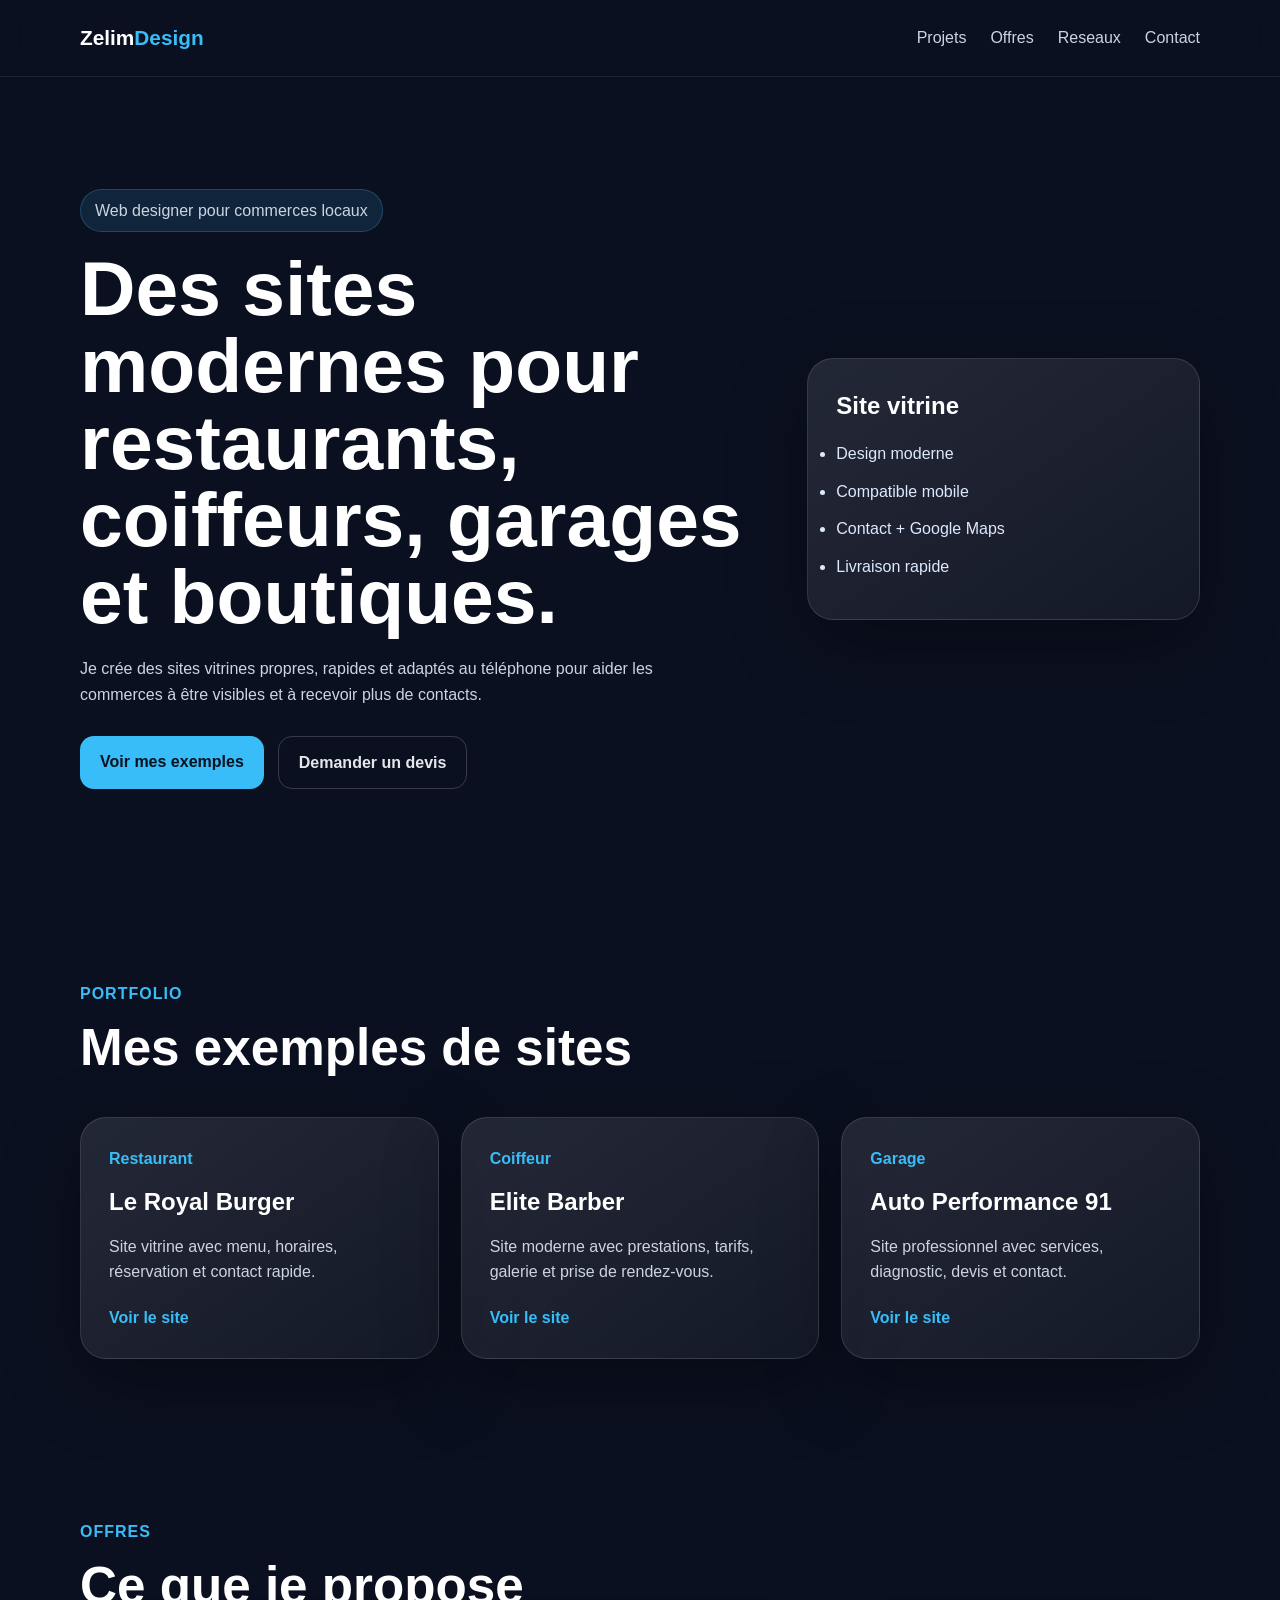
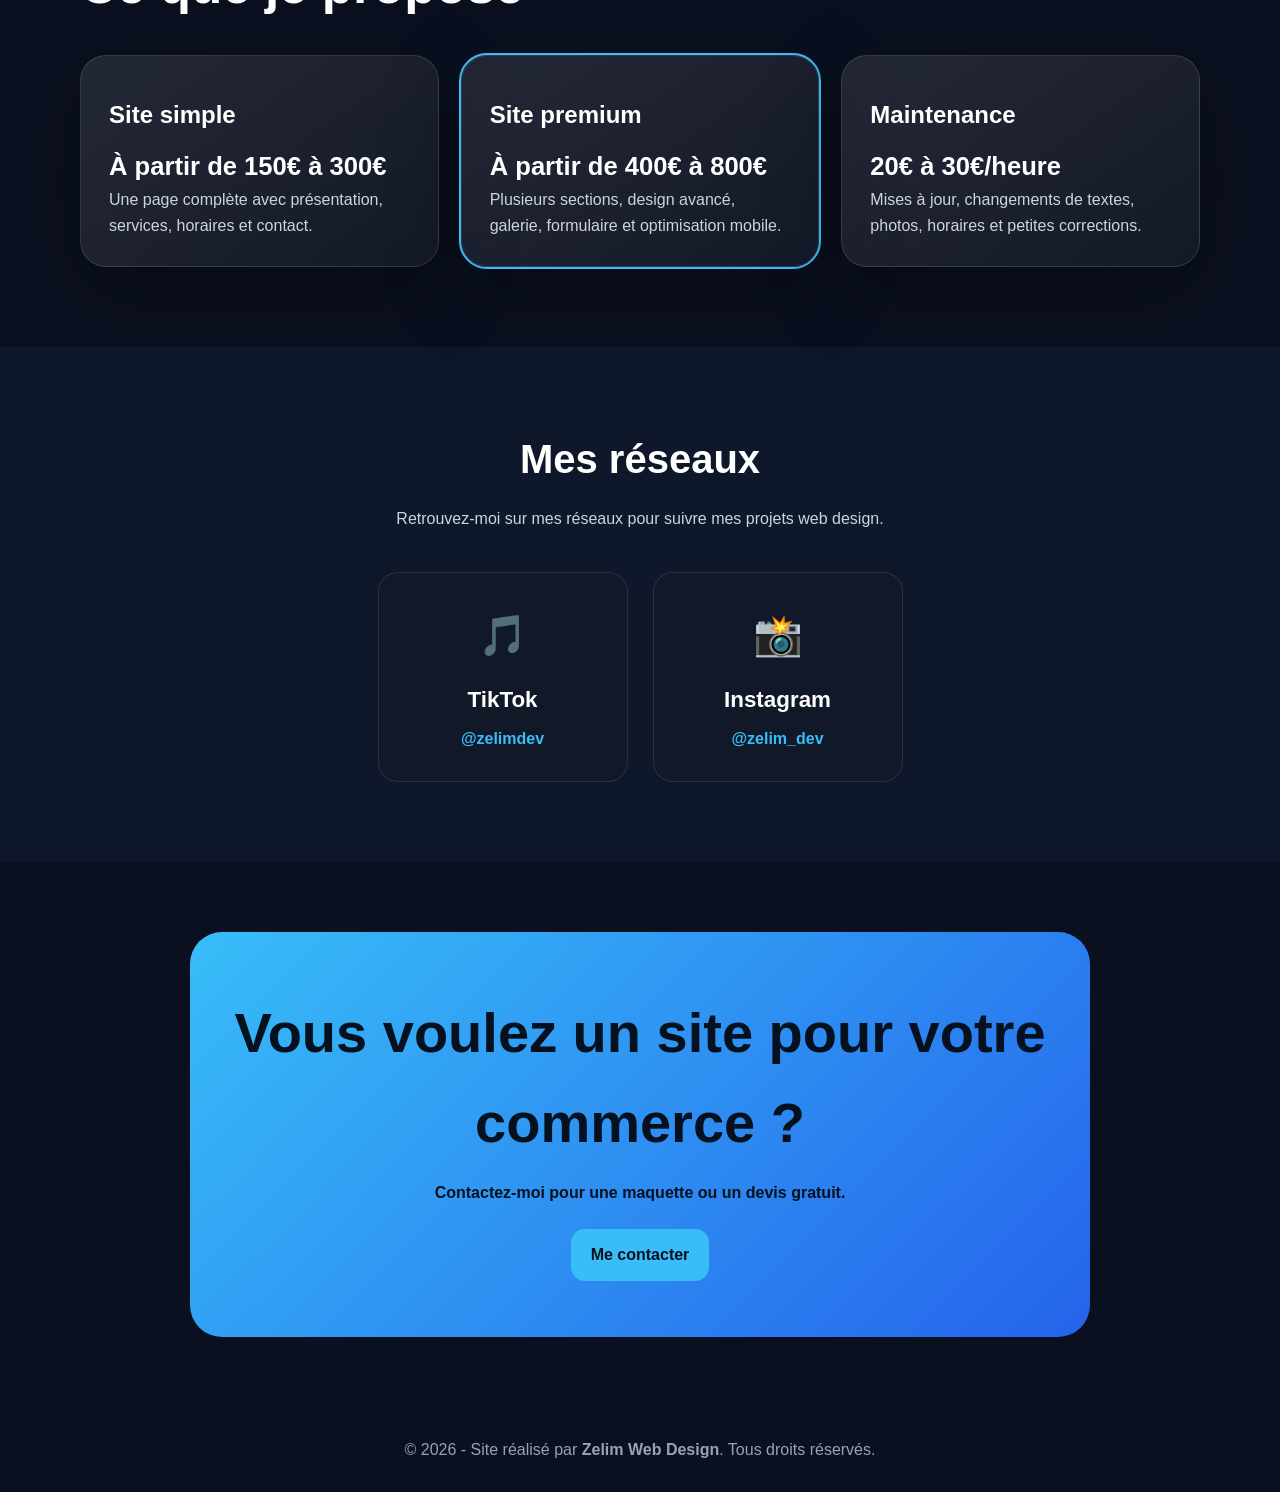
<file: index.html>
<!DOCTYPE html>
<html lang="fr">

<head>
  <meta charset="UTF-8" />
  <meta name="viewport" content="width=device-width, initial-scale=1.0" />
  <title>Zelim Web Design - Sites vitrines</title>
  <link rel="stylesheet" href="style.css" />
</head>

<body>
  <header class="header">
    <nav class="nav">
      <a href="#" class="logo">Zelim<span>Design</span></a>
      <div class="links">
        <a href="#projets">Projets</a>
        <a href="#offres">Offres</a>
        <a href="#reseaux">Reseaux</a>
        <a href="#contact">Contact</a>
      </div>
    </nav>
  </header>

  <main>
    <section class="hero">
      <div class="hero-text">
        <p class="badge">Web designer pour commerces locaux</p>
        <h1>Des sites modernes pour restaurants, coiffeurs, garages et boutiques.</h1>
        <p>
          Je crée des sites vitrines propres, rapides et adaptés au téléphone pour aider les commerces à être visibles
          et à recevoir plus de contacts.
        </p>
        <div class="hero-buttons">
          <a href="#projets" class="btn primary">Voir mes exemples</a>
          <a href="#contact" class="btn secondary">Demander un devis</a>
        </div>
      </div>
      <div class="hero-card">
        <h2>Site vitrine</h2>
        <ul>
          <li>Design moderne</li>
          <li>Compatible mobile</li>
          <li>Contact + Google Maps</li>
          <li>Livraison rapide</li>
        </ul>
      </div>
    </section>

    <section class="section" id="projets">
      <div class="section-title">
        <p>Portfolio</p>
        <h2>Mes exemples de sites</h2>
      </div>

      <div class="project-grid">
        <article class="project-card">
          <span>Restaurant</span>
          <h3>Le Royal Burger</h3>
          <p>Site vitrine avec menu, horaires, réservation et contact rapide.</p>
          <a href="resto/index.html">Voir le site</a>
        </article>

        <article class="project-card">
          <span>Coiffeur</span>
          <h3>Elite Barber</h3>
          <p>Site moderne avec prestations, tarifs, galerie et prise de rendez-vous.</p>
          <a href="coiffeur/index.html">Voir le site</a>
        </article>

        <article class="project-card">
          <span>Garage</span>
          <h3>Auto Performance 91</h3>
          <p>Site professionnel avec services, diagnostic, devis et contact.</p>
          <a href="garage/index.html">Voir le site</a>
        </article>
      </div>
    </section>

    <section class="section offers" id="offres">
      <div class="section-title">
        <p>Offres</p>
        <h2>Ce que je propose</h2>
      </div>

      <div class="offer-grid">
        <div class="offer">
          <h3>Site simple</h3>
          <p class="price">À partir de 150€ à 300€</p>
          <p>Une page complète avec présentation, services, horaires et contact.</p>
        </div>
        <div class="offer featured">
          <h3>Site premium</h3>
          <p class="price">À partir de 400€ à 800€</p>
          <p>Plusieurs sections, design avancé, galerie, formulaire et optimisation mobile.</p>
        </div>
        <div class="offer">
          <h3>Maintenance</h3>
          <p class="price">20€ à 30€/heure</p>
          <p>Mises à jour, changements de textes, photos, horaires et petites corrections.</p>
        </div>
      </div>
    </section>

    <section class="reseaux" id="reseaux">
  <h2>Mes réseaux</h2>
  <p>Retrouvez-moi sur mes réseaux pour suivre mes projets web design.</p>

  <div class="reseaux-container">
    <a href="https://www.tiktok.com/@zelimdev" target="_blank" class="reseau-card">
      <span class="icon">🎵</span>
      <h3>TikTok</h3>
      <p>@zelimdev</p>
    </a>

    <a href="https://www.instagram.com/zelim_dev" target="_blank" class="reseau-card">
      <span class="icon">📸</span>
      <h3>Instagram</h3>
      <p>@zelim_dev</p>
    </a>
  </div>
</section>

    <section class="contact" id="contact">
      <h2>Vous voulez un site pour votre commerce ?</h2>
      <p>Contactez-moi pour une maquette ou un devis gratuit.</p>
      <a class="btn primary" href="mailto:z.mataev@outlook.fr">Me contacter</a>
    </section>
  </main>

  <footer>
    <p>© 2026 - Site réalisé par <strong>Zelim Web Design</strong>. Tous droits réservés.</p>
  </footer>
</body>

</html>
</file>
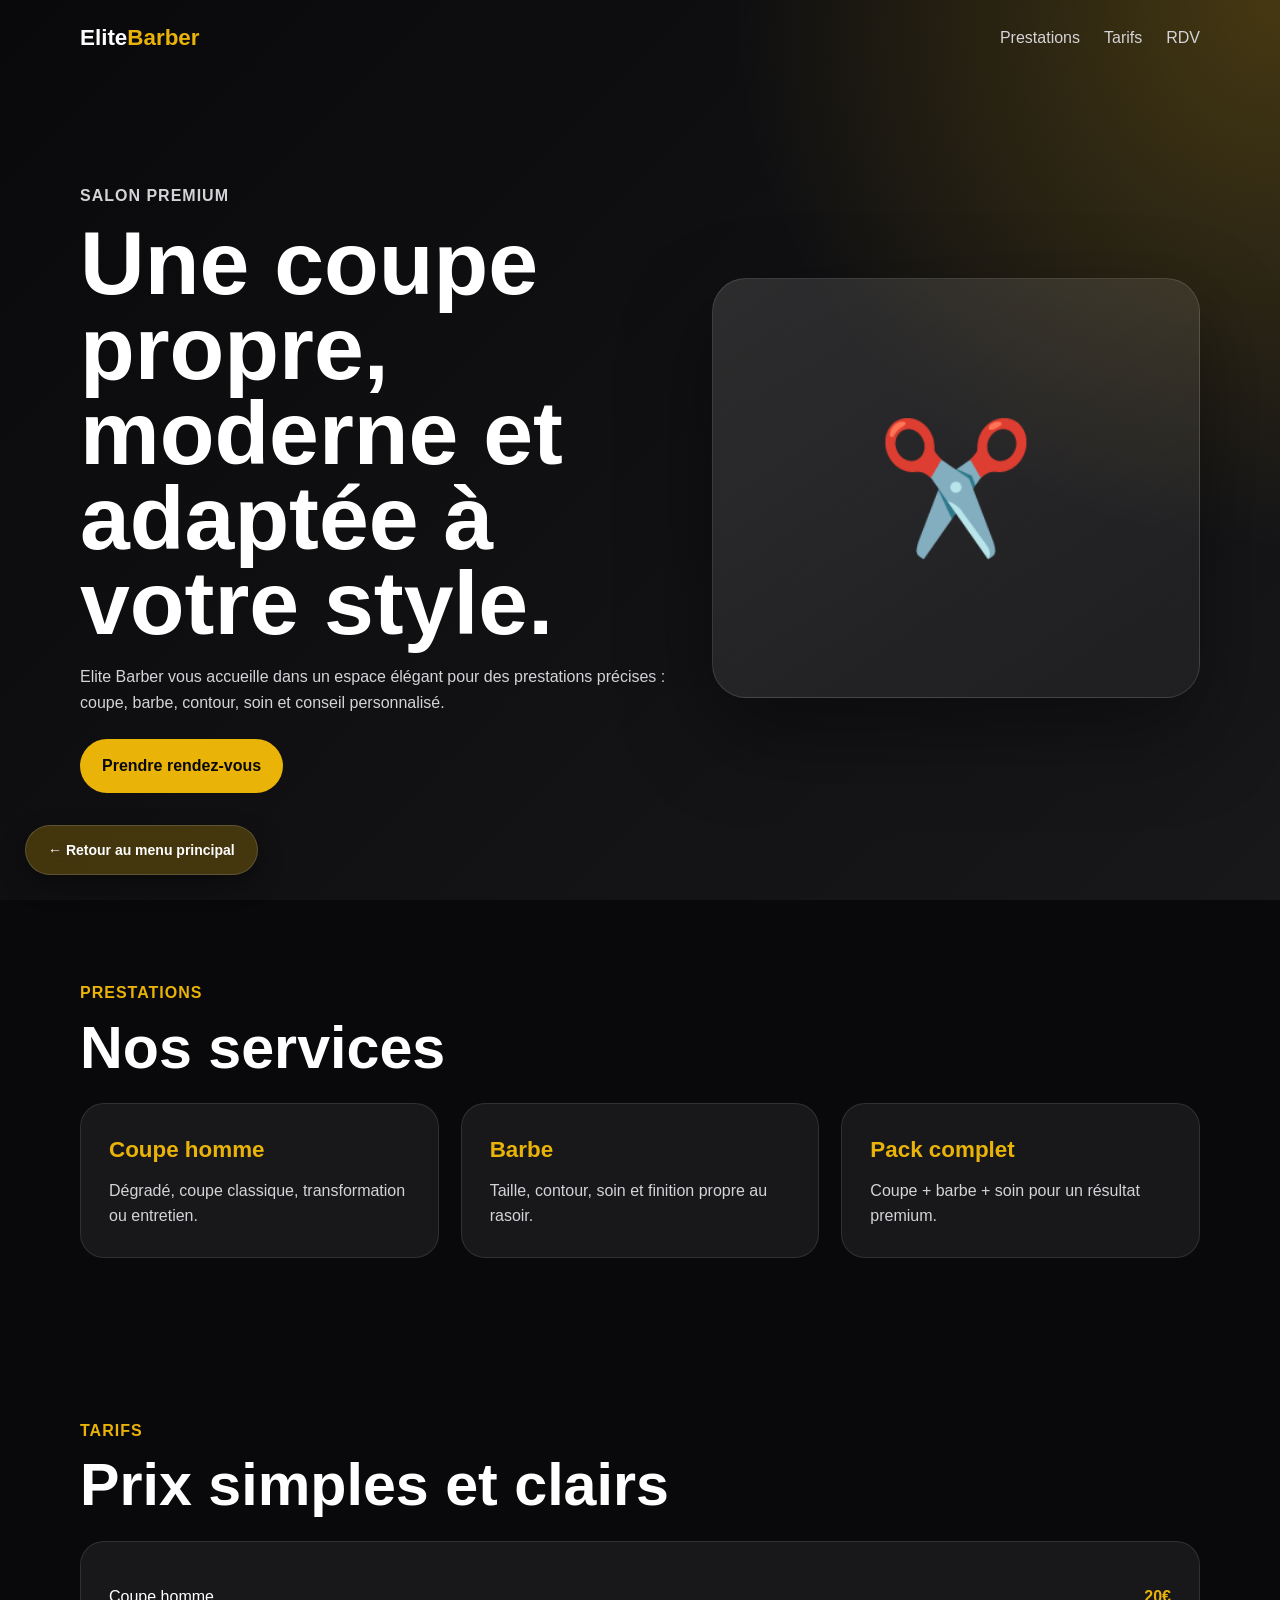
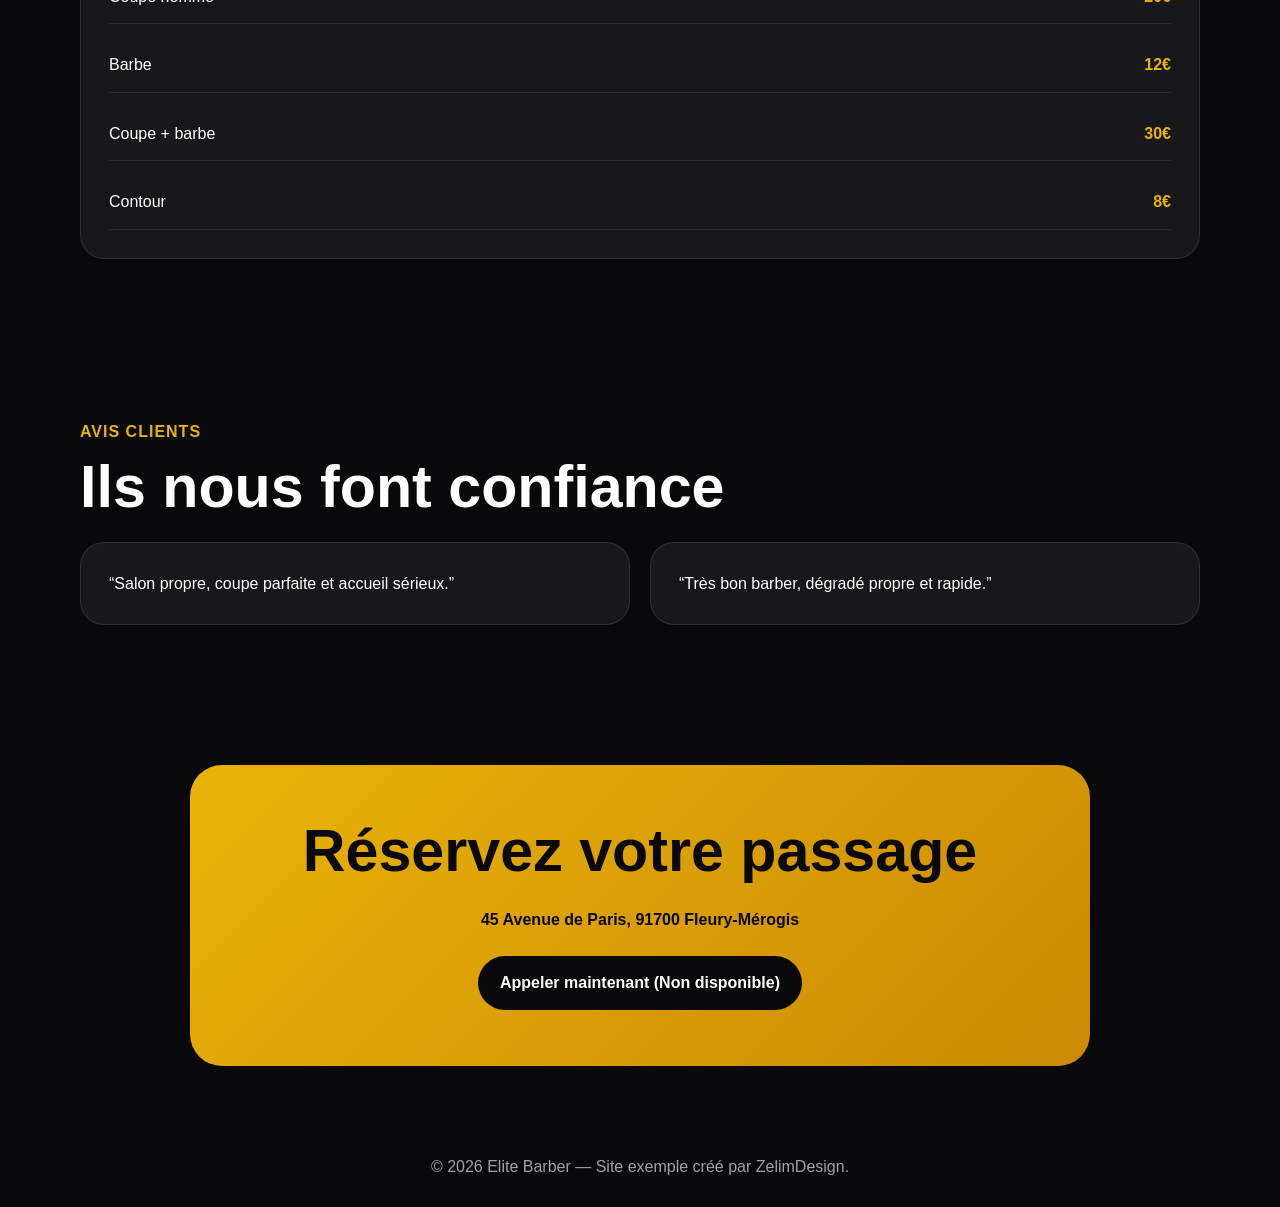
<file: coiffeur/index.html>
<!DOCTYPE html>
<html lang="fr">
<head>
  <meta charset="UTF-8" />
  <meta name="viewport" content="width=device-width, initial-scale=1.0" />
  <title>Elite Barber - Salon de coiffure</title>
  <link rel="stylesheet" href="style.css" />
</head>
<body>
  <header>
    <nav class="nav">
      <a href="../index.html" class="logo">Elite<span>Barber</span></a>
      <div class="links">
        <a href="#services">Prestations</a>
        <a href="#tarifs">Tarifs</a>
        <a href="#contact">RDV</a>
        <a href="../index.html" class="btn-retour-site"> ← Retour au menu principal</a>
      </div>
    </nav>

    <section class="hero">
      <div>
        <p class="badge">Salon premium</p>
        <h1>Une coupe propre, moderne et adaptée à votre style.</h1>
        <p>Elite Barber vous accueille dans un espace élégant pour des prestations précises : coupe, barbe, contour, soin et conseil personnalisé.</p>
        <a class="btn" href="#contact">Prendre rendez-vous</a>
      </div>
      <div class="hero-visual">
        <span>✂️</span>
      </div>
    </section>
  </header>

  <main>
    <section class="section" id="services">
      <p class="badge">Prestations</p>
      <h2>Nos services</h2>
      <div class="grid">
        <article>
          <h3>Coupe homme</h3>
          <p>Dégradé, coupe classique, transformation ou entretien.</p>
        </article>
        <article>
          <h3>Barbe</h3>
          <p>Taille, contour, soin et finition propre au rasoir.</p>
        </article>
        <article>
          <h3>Pack complet</h3>
          <p>Coupe + barbe + soin pour un résultat premium.</p>
        </article>
      </div>
    </section>

    <section class="section prices" id="tarifs">
      <p class="badge">Tarifs</p>
      <h2>Prix simples et clairs</h2>
      <div class="price-list">
        <div><span>Coupe homme</span><strong>20€</strong></div>
        <div><span>Barbe</span><strong>12€</strong></div>
        <div><span>Coupe + barbe</span><strong>30€</strong></div>
        <div><span>Contour</span><strong>8€</strong></div>
      </div>
    </section>

    <section class="section">
      <p class="badge">Avis clients</p>
      <h2>Ils nous font confiance</h2>
      <div class="reviews">
        <p>“Salon propre, coupe parfaite et accueil sérieux.”</p>
        <p>“Très bon barber, dégradé propre et rapide.”</p>
      </div>
    </section>

    <section class="contact" id="contact">
      <h2>Réservez votre passage</h2>
      <p>45 Avenue de Paris, 91700 Fleury-Mérogis</p>
      <a class="btn">Appeler maintenant (Non disponible)</a>
    </section>
  </main>

  <footer>
    <p>© 2026 Elite Barber — Site exemple créé par ZelimDesign.</p>
  </footer>
</body>
</html>
</file>
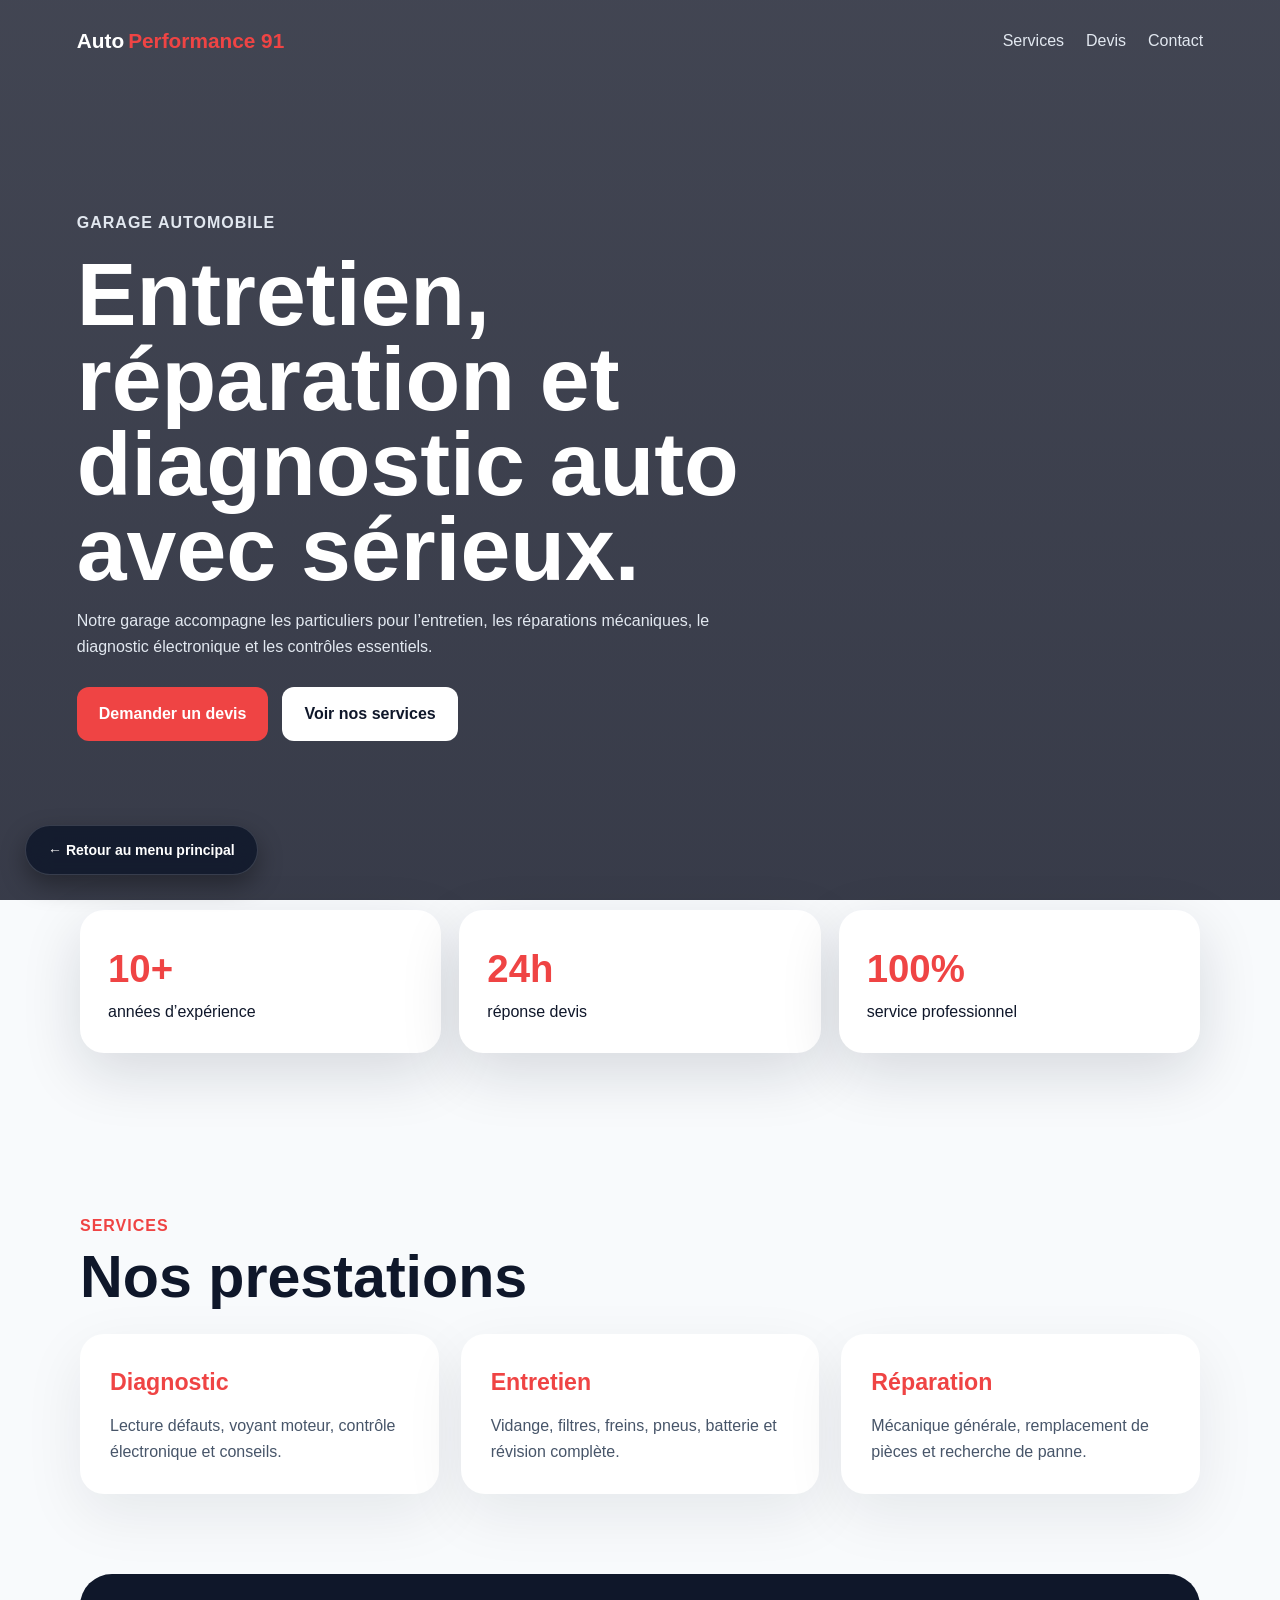
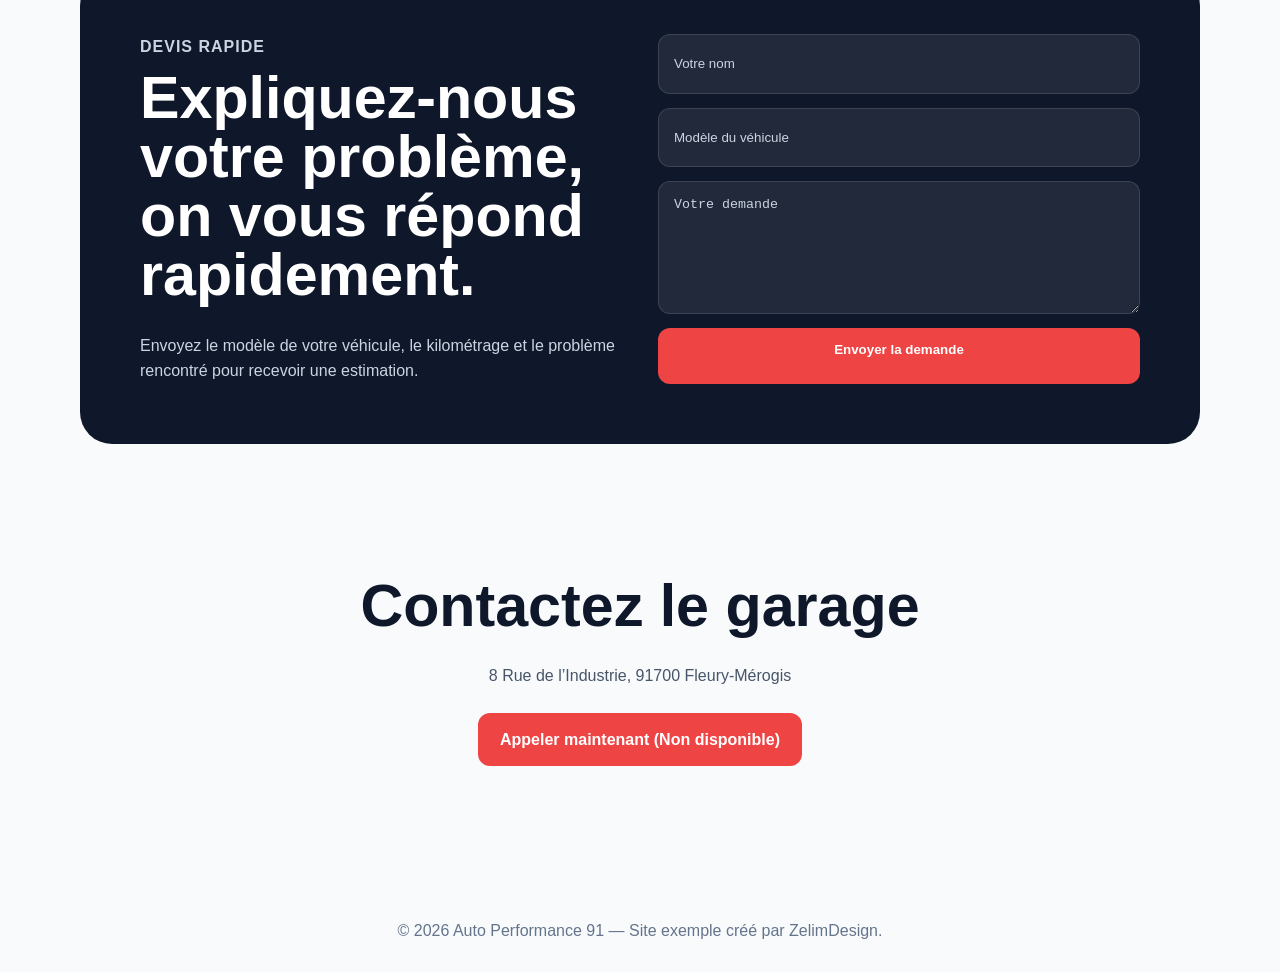
<file: garage/index.html>
<!DOCTYPE html>
<html lang="fr">
<head>
  <meta charset="UTF-8" />
  <meta name="viewport" content="width=device-width, initial-scale=1.0" />
  <title>Auto Performance 91 - Garage</title>
  <link rel="stylesheet" href="style.css" />
</head>
<body>
  <header class="top">
    <nav>
      <a href="../index.html" class="logo">Auto<span>Performance 91</span></a>
      <div>
        <a href="#services">Services</a>
        <a href="#devis">Devis</a>
        <a href="#contact">Contact</a>
        <a href="../index.html" class="btn-retour-site"> ← Retour au menu principal</a>
      </div>
    </nav>

    <section class="hero">
      <p class="tag">Garage automobile</p>
      <h1>Entretien, réparation et diagnostic auto avec sérieux.</h1>
      <p>Notre garage accompagne les particuliers pour l’entretien, les réparations mécaniques, le diagnostic électronique et les contrôles essentiels.</p>
      <div class="actions">
        <a href="#devis" class="btn primary">Demander un devis</a>
        <a href="#services" class="btn secondary">Voir nos services</a>
      </div>
    </section>
  </header>

  <main>
    <section class="section stats">
      <div>
        <strong>10+</strong>
        <span>années d’expérience</span>
      </div>
      <div>
        <strong>24h</strong>
        <span>réponse devis</span>
      </div>
      <div>
        <strong>100%</strong>
        <span>service professionnel</span>
      </div>
    </section>

    <section class="section" id="services">
      <div class="title">
        <p>Services</p>
        <h2>Nos prestations</h2>
      </div>

      <div class="cards">
        <article>
          <h3>Diagnostic</h3>
          <p>Lecture défauts, voyant moteur, contrôle électronique et conseils.</p>
        </article>
        <article>
          <h3>Entretien</h3>
          <p>Vidange, filtres, freins, pneus, batterie et révision complète.</p>
        </article>
        <article>
          <h3>Réparation</h3>
          <p>Mécanique générale, remplacement de pièces et recherche de panne.</p>
        </article>
      </div>
    </section>

    <section class="devis" id="devis">
      <div>
        <p class="tag">Devis rapide</p>
        <h2>Expliquez-nous votre problème, on vous répond rapidement.</h2>
        <p>Envoyez le modèle de votre véhicule, le kilométrage et le problème rencontré pour recevoir une estimation.</p>
      </div>

      <form>
        <input type="text" placeholder="Votre nom" />
        <input type="text" placeholder="Modèle du véhicule" />
        <textarea placeholder="Votre demande"></textarea>
        <button type="button">Envoyer la demande</button>
      </form>
    </section>

    <section class="contact" id="contact">
      <h2>Contactez le garage</h2>
      <p>8 Rue de l’Industrie, 91700 Fleury-Mérogis</p>
      <a class="btn primary">Appeler maintenant (Non disponible)</a>
    </section>
  </main>

  <footer>
    <p>© 2026 Auto Performance 91 — Site exemple créé par ZelimDesign.</p>
  </footer>
</body>
</html>
</file>
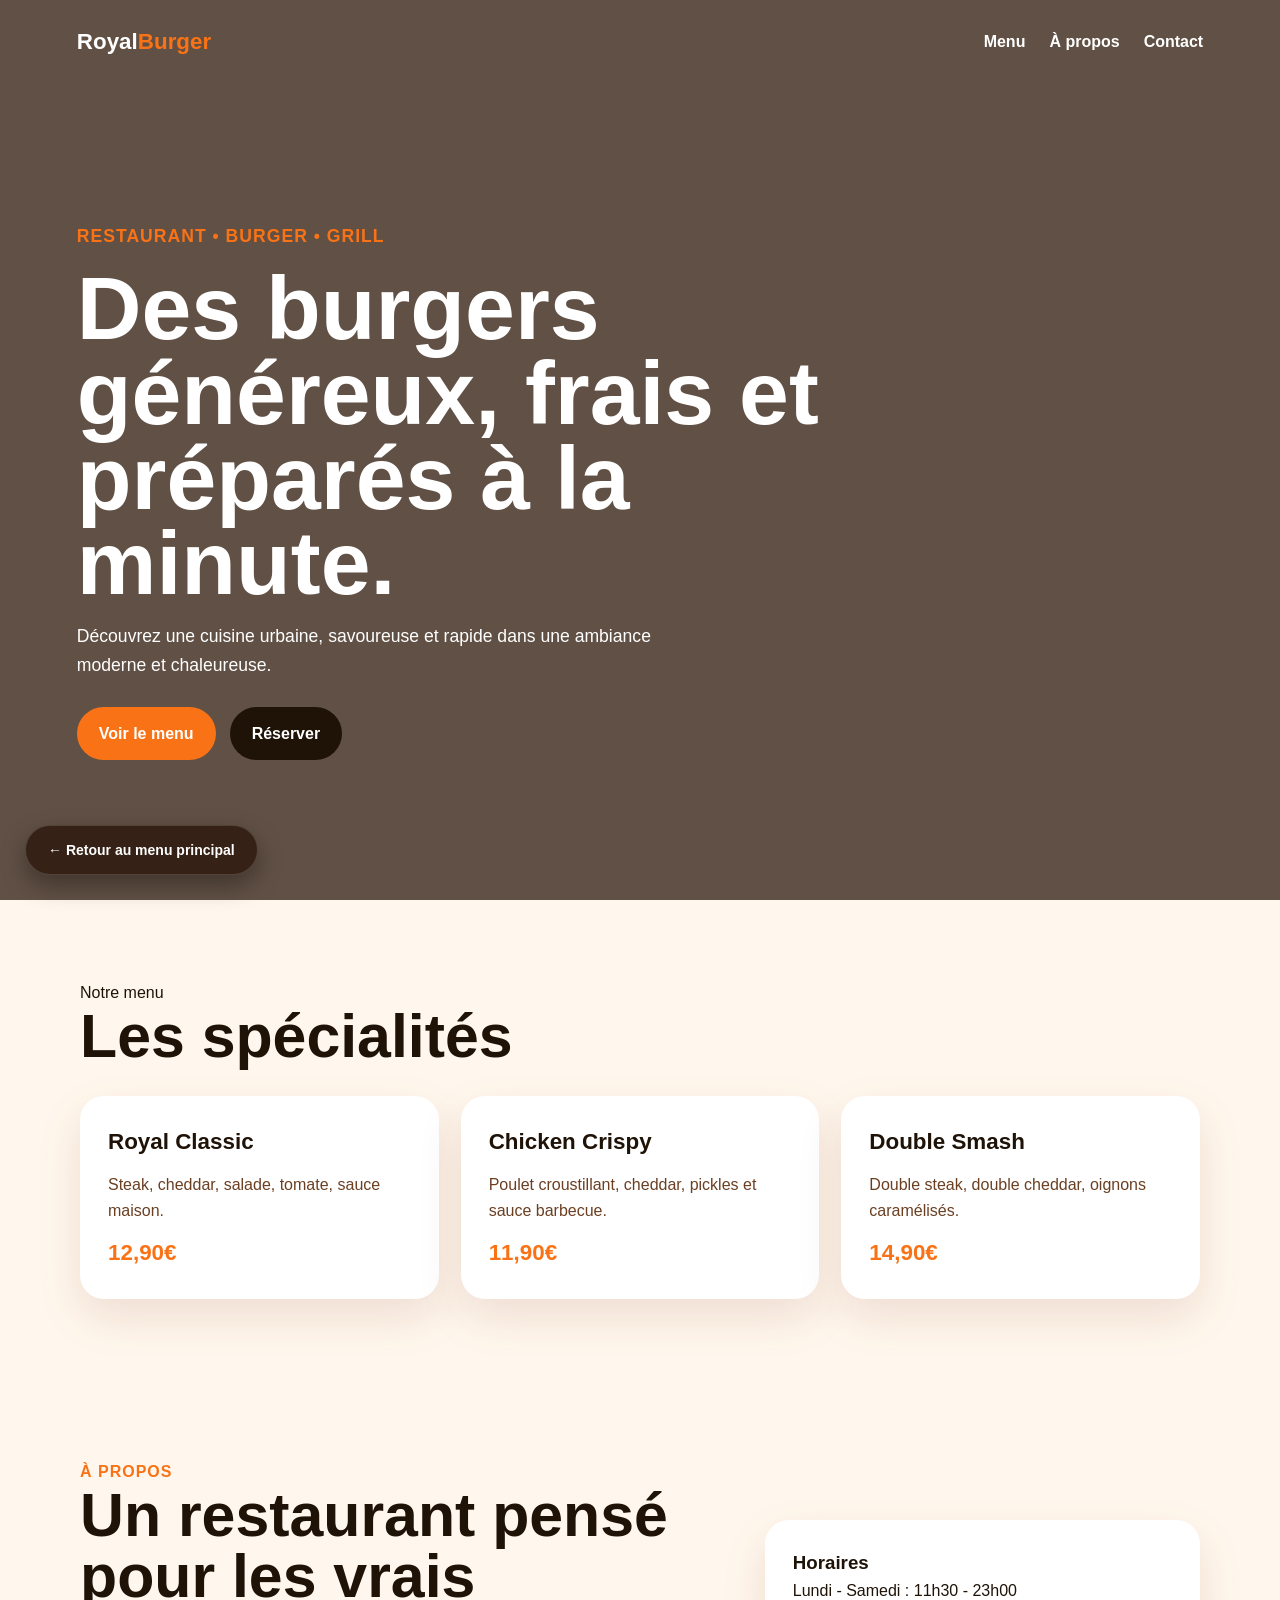
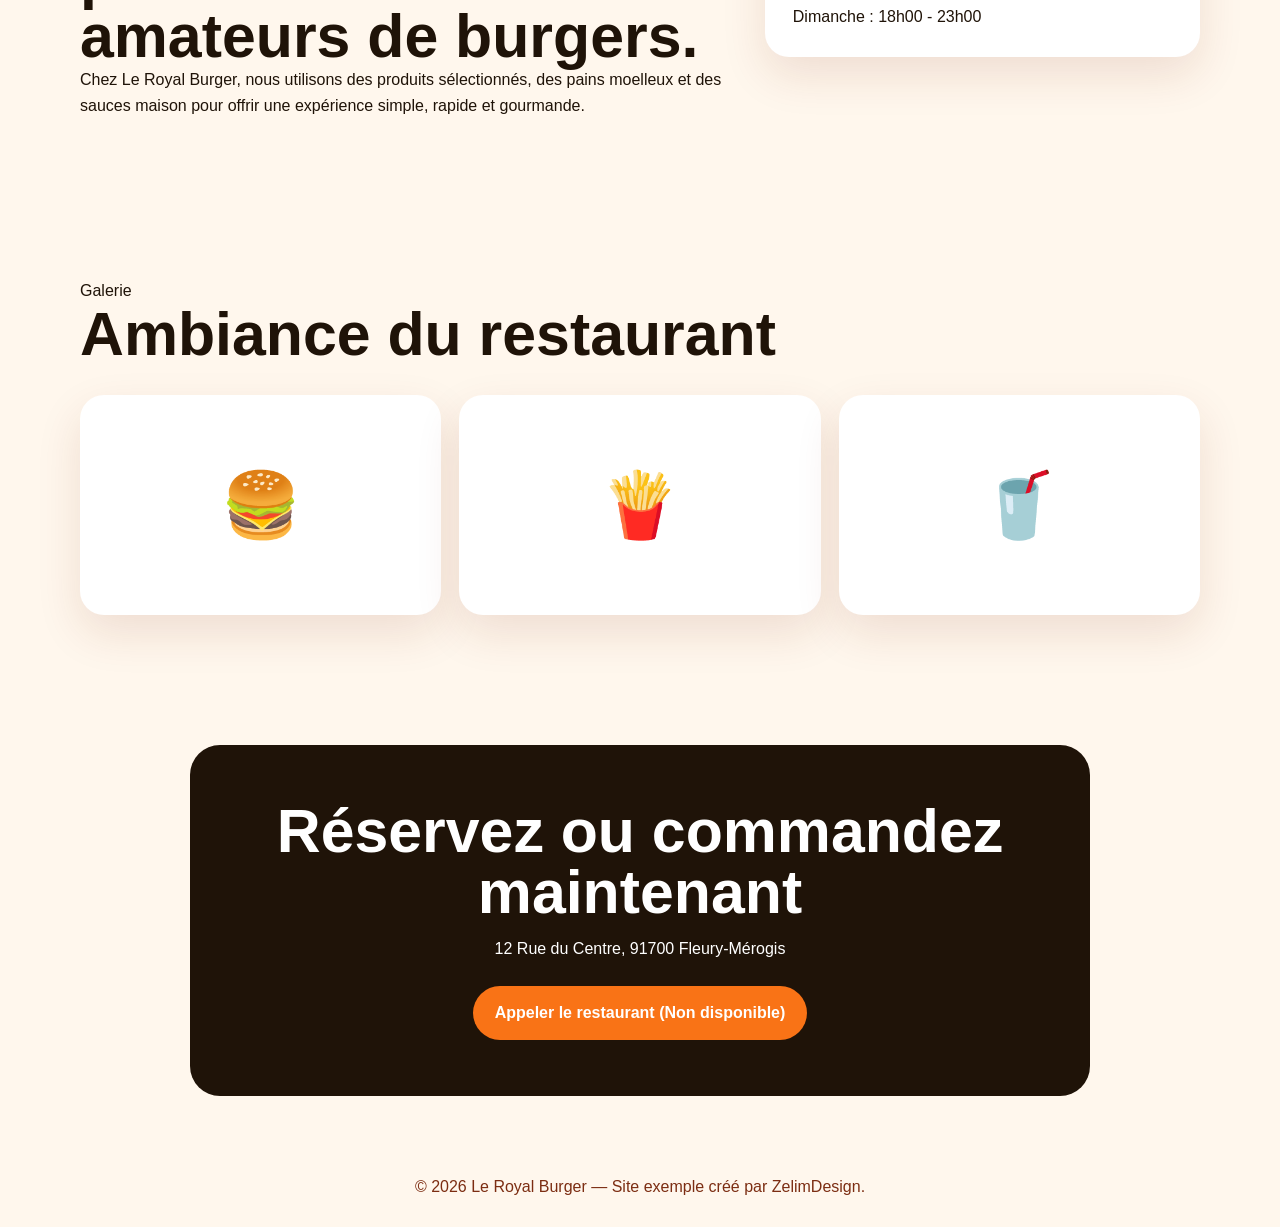
<file: resto/index.html>
<!DOCTYPE html>
<html lang="fr">
<head>
  <meta charset="UTF-8" />
  <meta name="viewport" content="width=device-width, initial-scale=1.0" />
  <title>Le Royal Burger - Restaurant</title>
  <link rel="stylesheet" href="style.css" />
</head>
<body>
  <header class="hero">
    <nav>
      <a href="../index.html" class="logo">Royal<span>Burger</span></a>
      <div>
        <a href="#menu">Menu</a>
        <a href="#about">À propos</a>
        <a href="#contact">Contact</a>
        <a href="../index.html" class="btn-retour-site"> ← Retour au menu principal</a>
      </div>
    </nav>

    <section class="hero-content">
      <p class="tag">Restaurant • Burger • Grill</p>
      <h1>Des burgers généreux, frais et préparés à la minute.</h1>
      <p>Découvrez une cuisine urbaine, savoureuse et rapide dans une ambiance moderne et chaleureuse.</p>
      <div class="buttons">
        <a href="#menu" class="btn primary">Voir le menu</a>
        <a href="#contact" class="btn dark">Réserver</a>
      </div>
    </section>
  </header>

  <main>
    <section id="menu" class="section">
      <div class="title">
        <p>Notre menu</p>
        <h2>Les spécialités</h2>
      </div>

      <div class="cards">
        <article>
          <h3>Royal Classic</h3>
          <p>Steak, cheddar, salade, tomate, sauce maison.</p>
          <strong>12,90€</strong>
        </article>
        <article>
          <h3>Chicken Crispy</h3>
          <p>Poulet croustillant, cheddar, pickles et sauce barbecue.</p>
          <strong>11,90€</strong>
        </article>
        <article>
          <h3>Double Smash</h3>
          <p>Double steak, double cheddar, oignons caramélisés.</p>
          <strong>14,90€</strong>
        </article>
      </div>
    </section>

    <section id="about" class="split">
      <div>
        <p class="tag">À propos</p>
        <h2>Un restaurant pensé pour les vrais amateurs de burgers.</h2>
        <p>Chez Le Royal Burger, nous utilisons des produits sélectionnés, des pains moelleux et des sauces maison pour offrir une expérience simple, rapide et gourmande.</p>
      </div>
      <div class="info-box">
        <h3>Horaires</h3>
        <p>Lundi - Samedi : 11h30 - 23h00</p>
        <p>Dimanche : 18h00 - 23h00</p>
      </div>
    </section>

    <section class="section gallery">
      <div class="title">
        <p>Galerie</p>
        <h2>Ambiance du restaurant</h2>
      </div>
      <div class="gallery-grid">
        <div>🍔</div>
        <div>🍟</div>
        <div>🥤</div>
      </div>
    </section>

    <section id="contact" class="contact">
      <h2>Réservez ou commandez maintenant</h2>
      <p>12 Rue du Centre, 91700 Fleury-Mérogis</p>
      <a class="btn primary">Appeler le restaurant (Non disponible)</a>
    </section>
  </main>

  <footer>
    <p>© 2026 Le Royal Burger — Site exemple créé par ZelimDesign.</p>
  </footer>
</body>
</html>
</file>
<file: style.css>
* {
  box-sizing: border-box;
  margin: 0;
  padding: 0;
}

body {
  font-family: Arial, sans-serif;
  background: #0b1020;
  color: #ffffff;
  line-height: 1.6;
}

a {
  color: inherit;
  text-decoration: none;
}

.header {
  position: sticky;
  top: 0;
  z-index: 10;
  background: rgba(11, 16, 32, 0.88);
  backdrop-filter: blur(12px);
  border-bottom: 1px solid rgba(255, 255, 255, 0.08);
}

.nav {
  width: min(1120px, 92%);
  margin: auto;
  height: 76px;
  display: flex;
  align-items: center;
  justify-content: space-between;
}

.logo {
  font-weight: 800;
  font-size: 1.3rem;
}

.logo span {
  color: #38bdf8;
}

.links {
  display: flex;
  gap: 24px;
  color: #cbd5e1;
}

.links a:hover {
  color: #38bdf8;
}

.hero {
  width: min(1120px, 92%);
  margin: auto;
  min-height: calc(100vh - 76px);
  display: grid;
  grid-template-columns: 1.4fr 0.8fr;
  align-items: center;
  gap: 40px;
  padding: 70px 0;
}

.badge {
  display: inline-block;
  color: #38bdf8;
  background: rgba(56, 189, 248, 0.12);
  border: 1px solid rgba(56, 189, 248, 0.25);
  padding: 8px 14px;
  border-radius: 999px;
  margin-bottom: 18px;
}

.hero h1 {
  font-size: clamp(2.4rem, 6vw, 5rem);
  line-height: 1;
  margin-bottom: 22px;
}

.hero p {
  color: #cbd5e1;
  max-width: 640px;
}

.hero-buttons {
  display: flex;
  gap: 14px;
  margin-top: 28px;
  flex-wrap: wrap;
}

.btn {
  display: inline-flex;
  padding: 13px 20px;
  border-radius: 14px;
  font-weight: 700;
}

.btn-retour-menu {
  position: fixed;
  top: 20px;
  left: 20px;
  z-index: 9999;
  padding: 12px 18px;
  border-radius: 30px;
  background: #0f172a;
  color: white;
  text-decoration: none;
  font-weight: 600;
  font-size: 14px;
  box-shadow: 0 8px 20px rgba(0, 0, 0, 0.25);
  transition: 0.3s ease;
}

.btn-retour-menu:hover {
  background: #2563eb;
  transform: translateY(-2px);
}

.primary {
  background: #38bdf8;
  color: #08111f;
}

.secondary {
  border: 1px solid rgba(255, 255, 255, 0.18);
  color: #e5e7eb;
}

.hero-card,
.project-card,
.offer {
  background: linear-gradient(145deg, rgba(255, 255, 255, 0.1), rgba(255, 255, 255, 0.04));
  border: 1px solid rgba(255, 255, 255, 0.12);
  border-radius: 26px;
  padding: 28px;
  box-shadow: 0 24px 80px rgba(0, 0, 0, 0.3);
}

.hero-card h2 {
  margin-bottom: 16px;
}

.hero-card li {
  margin: 12px 0;
  color: #dbeafe;
}

.section {
  width: min(1120px, 92%);
  margin: auto;
  padding: 80px 0;
}

.section-title {
  margin-bottom: 28px;
}

.section-title p {
  color: #38bdf8;
  font-weight: 700;
  text-transform: uppercase;
  letter-spacing: 1px;
}

.section-title h2 {
  font-size: clamp(2rem, 4vw, 3.4rem);
}

.project-grid,
.offer-grid {
  display: grid;
  grid-template-columns: repeat(3, 1fr);
  gap: 22px;
}

.project-card span {
  color: #38bdf8;
  font-weight: 800;
}

.project-card h3,
.offer h3 {
  font-size: 1.5rem;
  margin: 12px 0;
}

.project-card p,
.offer p {
  color: #cbd5e1;
}

.project-card a {
  display: inline-block;
  margin-top: 20px;
  color: #38bdf8;
  font-weight: 800;
}

.price {
  font-size: 1.6rem;
  color: #ffffff !important;
  font-weight: 800;
}

.featured {
  outline: 2px solid #38bdf8;
}

.reseaux {
  padding: 80px 20px;
  text-align: center;
  background: #0f172a;
  color: white;
}

.reseaux h2 {
  font-size: 2.5rem;
  margin-bottom: 15px;
}

.reseaux p {
  color: #cbd5e1;
  margin-bottom: 40px;
}

.reseaux-container {
  display: flex;
  justify-content: center;
  gap: 25px;
  flex-wrap: wrap;
}

.reseau-card {
  width: 250px;
  padding: 30px;
  border-radius: 20px;
  background: #111827;
  color: white;
  text-decoration: none;
  border: 1px solid rgba(255, 255, 255, 0.1);
  transition: 0.3s ease;
}

.reseau-card:hover {
  transform: translateY(-8px);
  background: #1e293b;
  box-shadow: 0 15px 30px rgba(0, 0, 0, 0.35);
}

.reseau-card .icon {
  font-size: 2.5rem;
  display: block;
  margin-bottom: 15px;
}

.reseau-card h3 {
  font-size: 1.4rem;
  margin-bottom: 8px;
}

.reseau-card p {
  margin: 0;
  color: #38bdf8;
  font-weight: 600;
}

.contact {
  width: min(900px, 92%);
  margin: 70px auto;
  text-align: center;
  background: linear-gradient(135deg, #38bdf8, #2563eb);
  color: #06111f;
  border-radius: 32px;
  padding: 56px 24px;
}

.contact h2 {
  font-size: clamp(2rem, 5vw, 3.5rem);
}

.contact p {
  margin: 12px 0 24px;
  font-weight: 600;
}

footer {
  text-align: center;
  color: #94a3b8;
  padding: 30px;
}

@media (max-width: 850px) {
  .links {
    display: none;
  }

  .hero {
    grid-template-columns: 1fr;
  }

  .project-grid,
  .offer-grid {
    grid-template-columns: 1fr;
  }

  footer {
    text-align: center;
    padding: 25px;
    background: #111;
    color: white;
    font-size: 14px;
  }

  footer strong {
    color: #00c3ff;
  }

  .watermark-logo {
    position: fixed;
    bottom: 20px;
    right: 20px;
    z-index: 9999;
    opacity: 0.25;
    pointer-events: none;
  }

  .watermark-logo img {
    width: 90px;
    height: auto;
    display: block;
  }

  .brand-logo img {
  width: 160px;
  height: auto;
  display: block;
}

}
</file>
<file: coiffeur/style.css>
* {
  box-sizing: border-box;
  margin: 0;
  padding: 0;
}

body {
  font-family: Arial, sans-serif;
  background: #09090b;
  color: white;
  line-height: 1.6;
}

a {
  color: inherit;
  text-decoration: none;
}

header {
  min-height: 100vh;
  background:
    radial-gradient(circle at top right, rgba(234, 179, 8, 0.24), transparent 35%),
    linear-gradient(135deg, #09090b, #18181b);
}

.btn-retour-site {
  position: fixed;
  bottom: 25px;
  left: 25px;
  z-index: 9999;

  padding: 13px 22px;
  border-radius: 999px;

  background: rgba(234, 179, 8, 0.24);
  color: white;
  text-decoration: none;

  font-size: 14px;
  font-weight: 600;

  border: 1px solid rgba(255, 255, 255, 0.15);
  backdrop-filter: blur(12px);

  box-shadow: 0 10px 25px rgba(0, 0, 0, 0.35);
  transition: 0.25s ease;
}

.btn-retour-site:hover {
  background: #ef4444;
  transform: translateY(-3px);
  box-shadow: 0 15px 35px rgba(239, 68, 68, 0.35);
}

.nav {
  width: min(1120px, 92%);
  height: 76px;
  margin: auto;
  display: flex;
  align-items: center;
  justify-content: space-between;
}

.logo {
  font-size: 1.4rem;
  font-weight: 900;
}

.logo span {
  color: #eab308;
}

.links {
  display: flex;
  gap: 24px;
  color: #d4d4d8;
}

.hero {
  width: min(1120px, 92%);
  margin: auto;
  min-height: calc(100vh - 76px);
  display: grid;
  grid-template-columns: 1.1fr 0.9fr;
  gap: 36px;
  align-items: center;
}

.badge {
  display: inline-block;
  color: #eab308;
  font-weight: 900;
  text-transform: uppercase;
  letter-spacing: 1px;
  margin-bottom: 12px;
}

h1 {
  font-size: clamp(2.6rem, 7vw, 5.6rem);
  line-height: 0.95;
  margin-bottom: 18px;
}

.hero p {
  color: #d4d4d8;
  max-width: 620px;
}

.btn {
  display: inline-flex;
  margin-top: 24px;
  padding: 14px 22px;
  border-radius: 999px;
  background: #eab308;
  color: #09090b;
  font-weight: 900;
}

.hero-visual {
  height: 420px;
  border-radius: 34px;
  display: grid;
  place-items: center;
  background: linear-gradient(145deg, rgba(255,255,255,0.12), rgba(255,255,255,0.04));
  border: 1px solid rgba(255,255,255,0.12);
  box-shadow: 0 35px 90px rgba(0,0,0,0.4);
}

.hero-visual span {
  font-size: 8rem;
}

.section {
  width: min(1120px, 92%);
  margin: auto;
  padding: 80px 0;
}

.section h2,
.contact h2 {
  font-size: clamp(2rem, 5vw, 3.7rem);
  line-height: 1;
  margin-bottom: 26px;
}

.grid {
  display: grid;
  grid-template-columns: repeat(3, 1fr);
  gap: 22px;
}

.grid article,
.price-list,
.reviews p {
  background: #18181b;
  border: 1px solid rgba(255,255,255,0.1);
  padding: 28px;
  border-radius: 24px;
}

.grid h3 {
  color: #eab308;
  font-size: 1.4rem;
}

.grid p {
  color: #d4d4d8;
  margin-top: 10px;
}

.price-list {
  display: grid;
  gap: 14px;
}

.price-list div {
  display: flex;
  justify-content: space-between;
  border-bottom: 1px solid rgba(255,255,255,0.08);
  padding: 14px 0;
}

.price-list strong {
  color: #eab308;
}

.reviews {
  display: grid;
  grid-template-columns: repeat(2, 1fr);
  gap: 20px;
}

.contact {
  width: min(900px, 92%);
  margin: 60px auto;
  padding: 56px 24px;
  text-align: center;
  border-radius: 32px;
  background: linear-gradient(135deg, #eab308, #ca8a04);
  color: #09090b;
}

.contact p {
  font-weight: 700;
}

.contact .btn {
  background: #09090b;
  color: white;
}

footer {
  text-align: center;
  color: #a1a1aa;
  padding: 28px;
}

@media (max-width: 820px) {
  .links {
    display: none;
  }

  .hero,
  .grid,
  .reviews {
    grid-template-columns: 1fr;
  }

  .hero-visual {
    height: 250px;
  }
}
</file>
<file: garage/style.css>
* {
  box-sizing: border-box;
  margin: 0;
  padding: 0;
}

body {
  font-family: Arial, sans-serif;
  background: #f8fafc;
  color: #0f172a;
  line-height: 1.6;
}

a {
  color: inherit;
  text-decoration: none;
}

.top {
  min-height: 100vh;
  color: white;
  background:
    linear-gradient(rgba(2,6,23,0.74), rgba(2,6,23,0.78)),
    url("https://images.unsplash.com/photo-1486262715619-67b85e0b08d3?auto=format&fit=crop&w=1600&q=80");
  background-size: cover;
  background-position: center;
  padding: 24px 6%;
}

.btn-retour-site {
  position: fixed;
  bottom: 25px;
  left: 25px;
  z-index: 9999;

  padding: 13px 22px;
  border-radius: 999px;

  background: rgba(15, 23, 42, 0.85);
  color: white;
  text-decoration: none;

  font-size: 14px;
  font-weight: 600;

  border: 1px solid rgba(255, 255, 255, 0.15);
  backdrop-filter: blur(12px);

  box-shadow: 0 10px 25px rgba(0, 0, 0, 0.35);
  transition: 0.25s ease;
}

.btn-retour-site:hover {
  background: #ef4444;
  transform: translateY(-3px);
  box-shadow: 0 15px 35px rgba(239, 68, 68, 0.35);
}

nav {
  display: flex;
  justify-content: space-between;
  align-items: center;
}

.logo {
  font-weight: 900;
  font-size: 1.3rem;
}

.logo span {
  color: #ef4444;
  margin-left: 4px;
}

nav div {
  display: flex;
  gap: 22px;
  color: #e2e8f0;
}

.hero {
  max-width: 820px;
  padding-top: 17vh;
}

.tag,
.title p {
  color: #ef4444;
  font-weight: 900;
  text-transform: uppercase;
  letter-spacing: 1px;
}

h1 {
  font-size: clamp(2.5rem, 7vw, 5.8rem);
  line-height: 0.95;
  margin: 16px 0;
}

.hero p {
  color: #e2e8f0;
  max-width: 640px;
}

.actions {
  margin-top: 28px;
  display: flex;
  gap: 14px;
  flex-wrap: wrap;
}

.btn,
button {
  display: inline-flex;
  border: none;
  padding: 14px 22px;
  border-radius: 12px;
  font-weight: 900;
  cursor: pointer;
}

.primary {
  background: #ef4444;
  color: white;
}

.secondary {
  background: white;
  color: #0f172a;
}

.section {
  width: min(1120px, 92%);
  margin: auto;
  padding: 80px 0;
}

.stats {
  display: grid;
  grid-template-columns: repeat(3, 1fr);
  gap: 18px;
  margin-top: -70px;
  position: relative;
}

.stats div {
  background: white;
  border-radius: 24px;
  padding: 28px;
  box-shadow: 0 20px 60px rgba(15, 23, 42, 0.14);
}

.stats strong {
  display: block;
  color: #ef4444;
  font-size: 2.4rem;
}

.title h2,
.devis h2,
.contact h2 {
  font-size: clamp(2rem, 5vw, 3.7rem);
  line-height: 1;
  margin: 8px 0 28px;
}

.cards {
  display: grid;
  grid-template-columns: repeat(3, 1fr);
  gap: 22px;
}

.cards article {
  background: white;
  padding: 30px;
  border-radius: 24px;
  box-shadow: 0 20px 60px rgba(15, 23, 42, 0.08);
}

.cards h3 {
  color: #ef4444;
  font-size: 1.45rem;
}

.cards p {
  color: #475569;
  margin-top: 12px;
}

.devis {
  width: min(1120px, 92%);
  margin: auto;
  padding: 60px;
  border-radius: 32px;
  background: #0f172a;
  color: white;
  display: grid;
  grid-template-columns: 1fr 1fr;
  gap: 36px;
}

.devis p {
  color: #cbd5e1;
}

form {
  display: grid;
  gap: 14px;
}

input,
textarea {
  width: 100%;
  padding: 15px;
  border-radius: 12px;
  border: 1px solid rgba(255,255,255,0.12);
  background: rgba(255,255,255,0.08);
  color: white;
}

textarea {
  min-height: 120px;
  resize: vertical;
}

input::placeholder,
textarea::placeholder {
  color: #cbd5e1;
}

button {
  background: #ef4444;
  color: white;
  justify-content: center;
}

.contact {
  width: min(900px, 92%);
  margin: 70px auto;
  text-align: center;
  padding: 54px 24px;
}

.contact p {
  margin-bottom: 24px;
  color: #475569;
}

footer {
  text-align: center;
  padding: 28px;
  color: #64748b;
}

@media (max-width: 850px) {
  nav div {
    display: none;
  }

  .stats,
  .cards,
  .devis {
    grid-template-columns: 1fr;
  }

  .devis {
    padding: 32px 22px;
  }
@media (max-width: 768px) {
  .btn-retour-site {
    bottom: 15px;
    left: 15px;
    padding: 11px 16px;
    font-size: 13px;
  }
}
}
</file>
<file: resto/style.css>
* {
  box-sizing: border-box;
  margin: 0;
  padding: 0;
}

body {
  font-family: Arial, sans-serif;
  background: #fff7ed;
  color: #1f1308;
  line-height: 1.6;
}

a {
  text-decoration: none;
  color: inherit;
}

.hero {
  min-height: 100vh;
  background:
    linear-gradient(rgba(36, 16, 4, 0.72), rgba(36, 16, 4, 0.72)),
    url("https://images.unsplash.com/photo-1568901346375-23c9450c58cd?auto=format&fit=crop&w=1600&q=80");
  background-size: cover;
  background-position: center;
  color: white;
  padding: 24px 6%;
}

.btn-retour-site {
  position: fixed;
  bottom: 25px;
  left: 25px;
  z-index: 9999;

  padding: 13px 22px;
  border-radius: 999px;

  background: rgba(36, 16, 4, 0.72);
  color: white;
  text-decoration: none;

  font-size: 14px;
  font-weight: 600;

  border: 1px solid rgba(255, 255, 255, 0.15);
  backdrop-filter: blur(12px);

  box-shadow: 0 10px 25px rgba(0, 0, 0, 0.35);
  transition: 0.25s ease;
}

.btn-retour-site:hover {
  background: #ef4444;
  transform: translateY(-3px);
  box-shadow: 0 15px 35px rgba(239, 68, 68, 0.35);
}

nav {
  display: flex;
  align-items: center;
  justify-content: space-between;
}

.logo {
  font-size: 1.4rem;
  font-weight: 900;
}

.logo span {
  color: #f97316;
}

nav div {
  display: flex;
  gap: 24px;
  font-weight: 700;
}

.hero-content {
  max-width: 780px;
  padding-top: 18vh;
}

.tag {
  color: #f97316;
  font-weight: 900;
  text-transform: uppercase;
  letter-spacing: 1px;
}

h1 {
  font-size: clamp(2.6rem, 7vw, 5.8rem);
  line-height: 0.95;
  margin: 16px 0;
}

.hero-content p {
  max-width: 610px;
  font-size: 1.1rem;
}

.buttons {
  display: flex;
  gap: 14px;
  margin-top: 28px;
  flex-wrap: wrap;
}

.btn {
  display: inline-flex;
  padding: 14px 22px;
  border-radius: 999px;
  font-weight: 900;
}

.primary {
  background: #f97316;
  color: white;
}

.dark {
  background: #1f1308;
  color: white;
}

.section,
.split {
  width: min(1120px, 92%);
  margin: auto;
  padding: 80px 0;
}

.title {
  margin-bottom: 30px;
}

.title h2,
.split h2,
.contact h2 {
  font-size: clamp(2rem, 5vw, 3.8rem);
  line-height: 1;
}

.cards {
  display: grid;
  grid-template-columns: repeat(3, 1fr);
  gap: 22px;
}

.cards article,
.info-box {
  background: white;
  padding: 28px;
  border-radius: 24px;
  box-shadow: 0 18px 45px rgba(124, 45, 18, 0.12);
}

.cards h3 {
  font-size: 1.4rem;
}

.cards p {
  margin: 12px 0;
  color: #6b3f22;
}

.cards strong {
  color: #f97316;
  font-size: 1.4rem;
}

.split {
  display: grid;
  grid-template-columns: 1.2fr 0.8fr;
  gap: 32px;
  align-items: center;
}

.gallery-grid {
  display: grid;
  grid-template-columns: repeat(3, 1fr);
  gap: 18px;
}

.gallery-grid div {
  display: grid;
  place-items: center;
  height: 220px;
  background: white;
  border-radius: 24px;
  font-size: 4rem;
  box-shadow: 0 18px 45px rgba(124, 45, 18, 0.12);
}

.contact {
  width: min(900px, 92%);
  margin: 50px auto;
  padding: 56px 24px;
  text-align: center;
  background: #1f1308;
  color: white;
  border-radius: 30px;
}

.contact p {
  margin: 14px 0 24px;
}

footer {
  padding: 28px;
  text-align: center;
  color: #7c2d12;
}

@media (max-width: 820px) {
  nav div {
    display: none;
  }

  .cards,
  .split,
  .gallery-grid {
    grid-template-columns: 1fr;
  }
}
</file>
